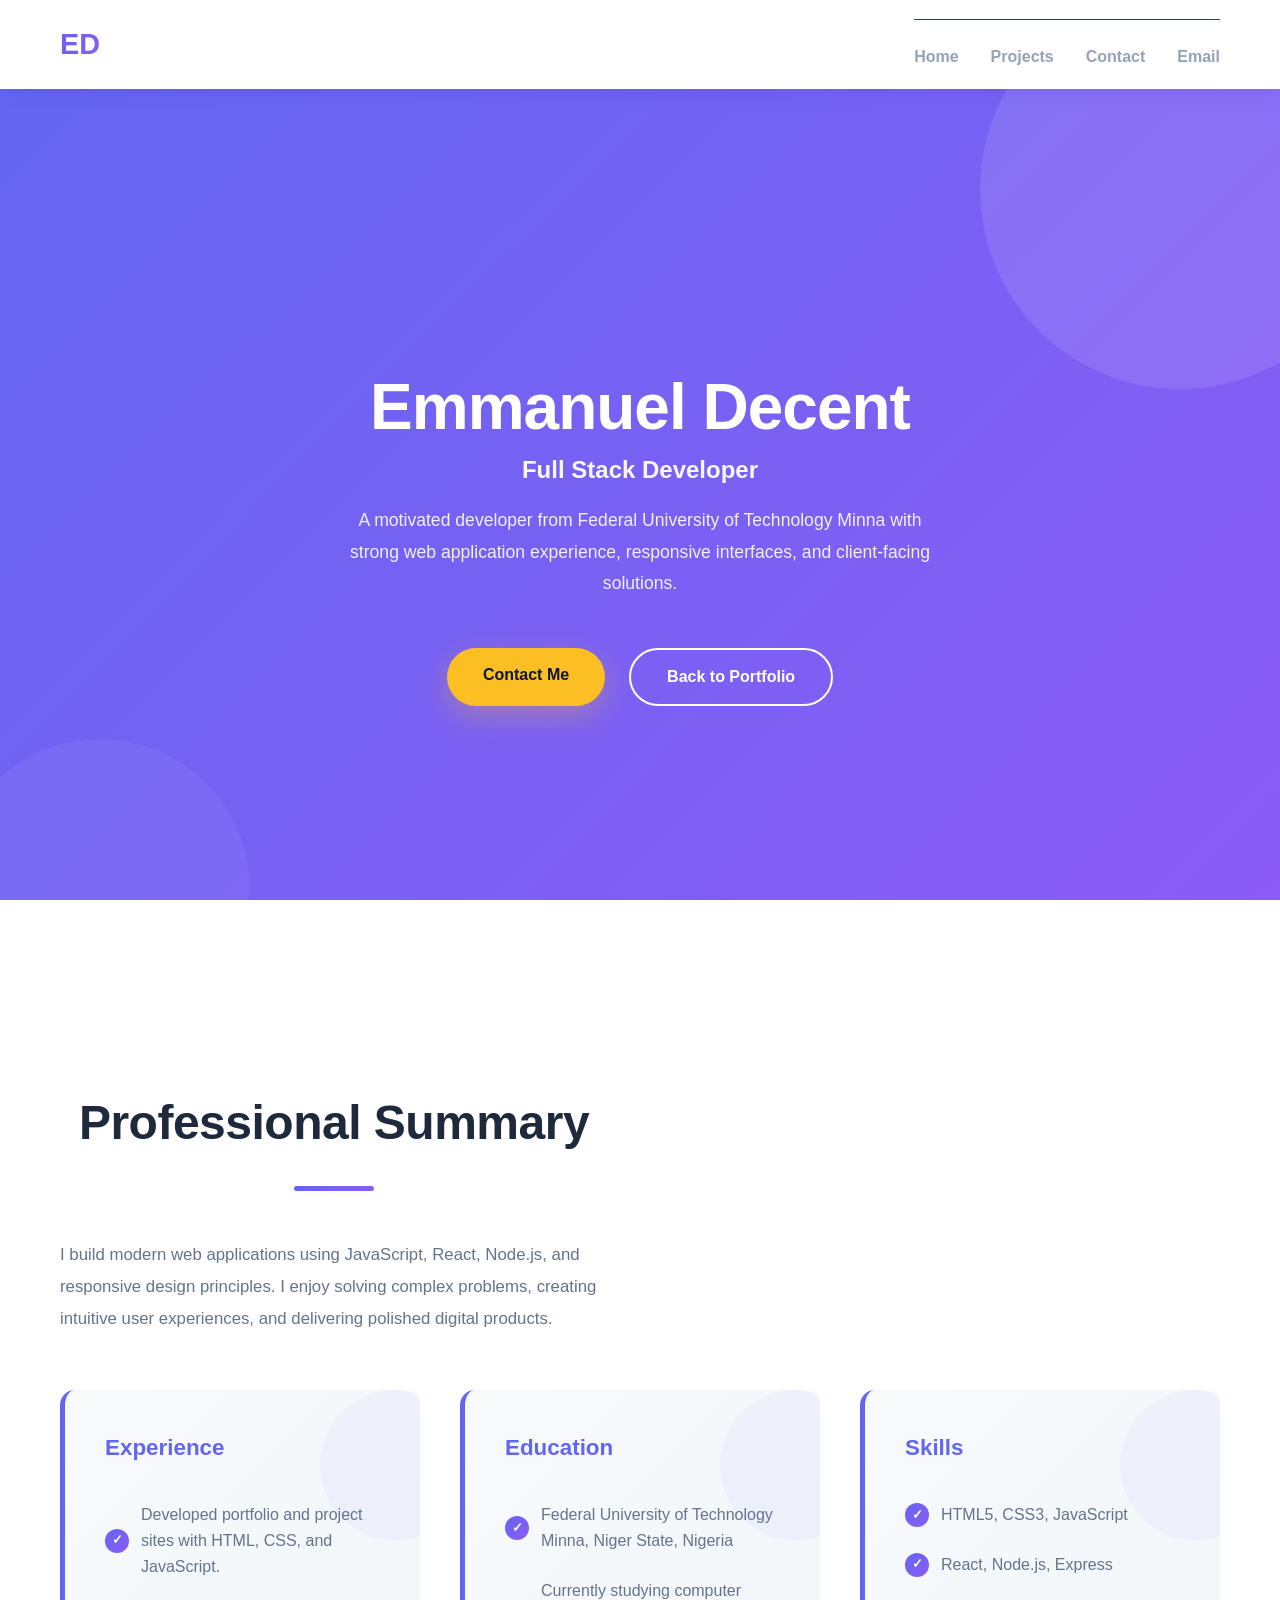
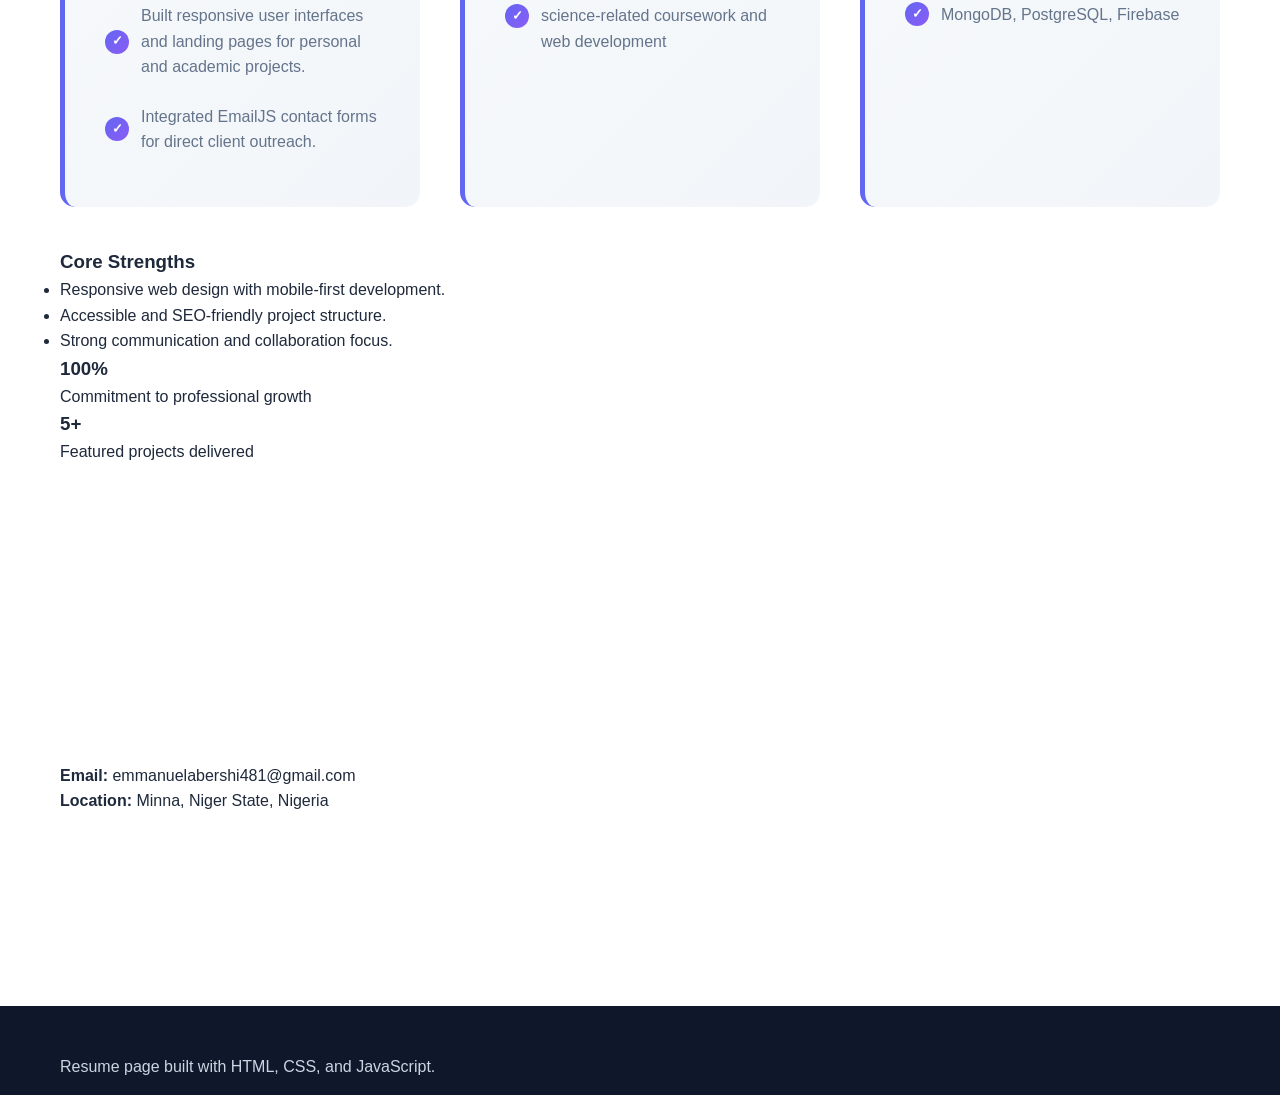
<file: resume.html>
<!DOCTYPE html>
<html lang="en">
<head>
    <meta charset="UTF-8">
    <meta name="viewport" content="width=device-width, initial-scale=1.0">
    <title>Resume | Emmanuel Decent</title>
    <meta name="description" content="Resume and professional overview of Emmanuel Decent, Full Stack Developer.">
    <link rel="stylesheet" href="styles.css">
</head>
<body>
    <nav class="navbar" role="navigation" aria-label="Main navigation">
        <div class="container">
            <div class="logo">
                <a href="index.html" class="logo-link">ED</a>
            </div>
            <div class="footer-links">
                <a href="index.html">Home</a>
                <a href="index.html#projects">Projects</a>
                <a href="index.html#contact">Contact</a>
                <a href="mailto:emmanuelabershi481@gmail.com">Email</a>
            </div>
        </div>
    </nav>

    <main>
        <section class="hero resume-hero">
            <div class="container">
                <div class="hero-content" data-aos="fade-up">
                    <h1 class="title">Emmanuel Decent</h1>
                    <p class="subtitle">Full Stack Developer</p>
                    <p class="description">A motivated developer from Federal University of Technology Minna with strong web application experience, responsive interfaces, and client-facing solutions.</p>
                    <div class="cta-buttons">
                        <a href="index.html#contact" class="btn btn-primary">Contact Me</a>
                        <a href="index.html" class="btn btn-secondary">Back to Portfolio</a>
                    </div>
                </div>
            </div>
        </section>

        <section class="resume-content">
            <div class="container">
                <div class="about-content">
                    <div class="about-text">
                        <h2 class="section-title">Professional Summary</h2>
                        <p>I build modern web applications using JavaScript, React, Node.js, and responsive design principles. I enjoy solving complex problems, creating intuitive user experiences, and delivering polished digital products.</p>
                    </div>
                </div>

                <div class="skills-grid" style="margin-top: 2rem;">
                    <div class="skill-category">
                        <h3>Experience</h3>
                        <ul class="skill-list">
                            <li>Developed portfolio and project sites with HTML, CSS, and JavaScript.</li>
                            <li>Built responsive user interfaces and landing pages for personal and academic projects.</li>
                            <li>Integrated EmailJS contact forms for direct client outreach.</li>
                        </ul>
                    </div>
                    <div class="skill-category">
                        <h3>Education</h3>
                        <ul class="skill-list">
                            <li>Federal University of Technology Minna, Niger State, Nigeria</li>
                            <li>Currently studying computer science-related coursework and web development</li>
                        </ul>
                    </div>
                    <div class="skill-category">
                        <h3>Skills</h3>
                        <ul class="skill-list">
                            <li>HTML5, CSS3, JavaScript</li>
                            <li>React, Node.js, Express</li>
                            <li>MongoDB, PostgreSQL, Firebase</li>
                        </ul>
                    </div>
                </div>

                <div class="case-study-content" style="margin-top: 2.5rem;">
                    <div class="case-study-card">
                        <h3>Core Strengths</h3>
                        <ul class="case-points">
                            <li>Responsive web design with mobile-first development.</li>
                            <li>Accessible and SEO-friendly project structure.</li>
                            <li>Strong communication and collaboration focus.</li>
                        </ul>
                    </div>
                    <div class="case-study-stats">
                        <div class="case-stat">
                            <h3>100%</h3>
                            <p>Commitment to professional growth</p>
                        </div>
                        <div class="case-stat">
                            <h3>5+</h3>
                            <p>Featured projects delivered</p>
                        </div>
                    </div>
                </div>

                <section class="testimonials" style="margin-top: 3rem;">
                    <h2 class="section-title" data-aos="fade-up">Contact</h2>
                    <div class="testimonials-grid">
                        <div class="testimonial-card">
                            <p><strong>Email:</strong> emmanuelabershi481@gmail.com</p>
                        </div>
                        <div class="testimonial-card">
                            <p><strong>Location:</strong> Minna, Niger State, Nigeria</p>
                        </div>
                    </div>
                </section>
            </div>
        </section>
    </main>

    <footer class="footer">
        <div class="container">
            <p>Resume page built with HTML, CSS, and JavaScript.</p>
        </div>
    </footer>

    <link rel="stylesheet" href="https://unpkg.com/aos@next/dist/aos.css" />
    <script src="https://unpkg.com/aos@next/dist/aos.js"></script>
    <script src="script.js"></script>
</body>
</html>
</file>
<file: styles.css>
/* ==================== GLOBAL STYLES ==================== */
* {
    margin: 0;
    padding: 0;
    box-sizing: border-box;
}

:root {
    --primary-color: #6366f1;
    --primary-dark: #4f46e5;
    --secondary-color: #8b5cf6;
    --accent-color: #fbbf24;
    --dark-bg: #0f172a;
    --light-bg: #ffffff;
    --gray-bg: #f8fafc;
    --text-dark: #1e293b;
    --text-light: #64748b;
    --border-color: #e2e8f0;
    --success-color: #10b981;
    --error-color: #ef4444;
    --transition: all 0.3s cubic-bezier(0.4, 0, 0.2, 1);
    --transition-smooth: all 0.5s cubic-bezier(0.25, 0.46, 0.45, 0.94);
}

html {
    scroll-behavior: smooth;
    max-width: 100%;
    overflow-x: hidden;
}

body {
    font-family: 'Poppins', 'Segoe UI', Tahoma, Geneva, Verdana, sans-serif;
    line-height: 1.6;
    color: var(--text-dark);
    background-color: var(--light-bg);
    overflow-x: hidden;
}

.container {
    max-width: 1200px;
    margin: 0 auto;
    padding: 0 20px;
}

img {
    max-width: 100%;
    height: auto;
    display: block;
}

/* ==================== ACCESSIBILITY ==================== */
.skip-link {
    position: absolute;
    top: -40px;
    left: 0;
    background: var(--primary-color);
    color: white;
    padding: 8px;
    text-decoration: none;
    z-index: 100;
}

.skip-link:focus {
    top: 0;
}

/* ==================== NAVIGATION ==================== */
.navbar {
    background: var(--light-bg);
    box-shadow: 0 2px 20px rgba(0, 0, 0, 0.08);
    position: sticky;
    top: 0;
    z-index: 100;
    -webkit-backdrop-filter: blur(10px);
    backdrop-filter: blur(10px);
    background: rgba(255, 255, 255, 0.95);
}

.navbar .container {
    display: flex;
    justify-content: space-between;
    align-items: center;
    padding: 1.2rem 20px;
}

.logo {
    font-size: 1.8rem;
    font-weight: 800;
    background: linear-gradient(135deg, var(--primary-color), var(--secondary-color));
    -webkit-background-clip: text;
    -webkit-text-fill-color: transparent;
    background-clip: text;
    transition: var(--transition);
}

.logo:hover {
    transform: scale(1.05);
}

.logo-link {
    text-decoration: none;
}

.nav-links {
    display: flex;
    list-style: none;
    gap: 2.5rem;
}

.nav-links a {
    text-decoration: none;
    color: var(--text-dark);
    font-weight: 600;
    font-size: 0.95rem;
    transition: var(--transition);
    position: relative;
}

.nav-links a:hover {
    color: var(--primary-color);
}

.nav-links a::after {
    content: '';
    position: absolute;
    bottom: -8px;
    left: 0;
    width: 0;
    height: 3px;
    background: linear-gradient(135deg, var(--primary-color), var(--secondary-color));
    transition: var(--transition);
    border-radius: 2px;
}

.nav-links a:hover::after {
    width: 100%;
}

.hamburger {
    display: none;
    flex-direction: column;
    cursor: pointer;
    gap: 6px;
}

.hamburger span {
    width: 25px;
    height: 3px;
    background: var(--text-dark);
    transition: var(--transition);
    border-radius: 2px;
}

.hamburger.active span:nth-child(1) {
    transform: rotate(45deg) translateY(15px);
}

.hamburger.active span:nth-child(2) {
    opacity: 0;
}

.hamburger.active span:nth-child(3) {
    transform: rotate(-45deg) translateY(-10px);
}

/* ==================== HERO SECTION ==================== */
.hero {
    background: linear-gradient(135deg, var(--primary-color), var(--secondary-color));
    background-attachment: fixed;
    color: white;
    padding: 8rem 0;
    min-height: 100vh;
    display: flex;
    align-items: center;
    justify-content: center;
    position: relative;
    overflow: hidden;
}

.hero::before {
    content: '';
    position: absolute;
    width: 400px;
    height: 400px;
    background: rgba(255, 255, 255, 0.1);
    border-radius: 50%;
    top: -100px;
    right: -100px;
    animation: float 6s ease-in-out infinite;
}

.hero::after {
    content: '';
    position: absolute;
    width: 300px;
    height: 300px;
    background: rgba(255, 255, 255, 0.05);
    border-radius: 50%;
    bottom: -50px;
    left: -50px;
    animation: float 6s ease-in-out infinite reverse;
}

.hero-content {
    position: relative;
    z-index: 2;
    text-align: center;
    animation: fadeInUp 1s ease;
}

.profile-image-container {
    display: flex;
    justify-content: center;
    margin-bottom: 2rem;
    animation: float 15s ease-in-out infinite;
}

.profile-image {
    width: 220px;
    height: 220px;
    border-radius: 50%;
    border: 6px solid white;
    box-shadow: 0 20px 60px rgba(0, 0, 0, 0.3);
    object-fit: cover;
    transition: var(--transition-smooth);
}

.profile-image:hover {
    transform: scale(1.08) rotateZ(5deg);
    box-shadow: 0 30px 80px rgba(0, 0, 0, 0.4);
}

.title {
    font-size: 4rem;
    margin-bottom: 0.5rem;
    font-weight: 800;
    letter-spacing: -1px;
    line-height: 1.1;
}

.highlight {
    background: linear-gradient(135deg, #fbbf24, #f59e0b);
    -webkit-background-clip: text;
    -webkit-text-fill-color: transparent;
    background-clip: text;
    animation: shimmer 2s ease-in-out infinite;
}

.subtitle {
    font-size: 1.5rem;
    margin-bottom: 1rem;
    opacity: 0.95;
    font-weight: 600;
}

.description {
    font-size: 1.1rem;
    max-width: 600px;
    margin: 0 auto 2rem;
    opacity: 0.9;
    line-height: 1.8;
}

.cta-buttons {
    display: flex;
    gap: 1.5rem;
    margin-top: 3rem;
    justify-content: center;
    flex-wrap: wrap;
}

.hero-scroll {
    position: absolute;
    bottom: 40px;
    left: 50%;
    transform: translateX(-50%);
    text-align: center;
    animation: pulse 2s ease-in-out infinite;
}

.hero-scroll span {
    display: block;
    font-size: 0.9rem;
    margin-bottom: 10px;
    opacity: 0.8;
}

.scroll-indicator {
    width: 30px;
    height: 50px;
    border: 2px solid white;
    border-radius: 15px;
    margin: 0 auto;
    display: flex;
    align-items: center;
    justify-content: center;
}

.scroll-dot {
    width: 4px;
    height: 8px;
    background: white;
    border-radius: 2px;
    animation: scroll 1s ease-in-out infinite;
}

/* ==================== BUTTONS ==================== */
.btn {
    padding: 14px 36px;
    border: none;
    border-radius: 50px;
    font-size: 1rem;
    font-weight: 700;
    cursor: pointer;
    transition: var(--transition-smooth);
    text-decoration: none;
    display: inline-block;
    position: relative;
    overflow: hidden;
}

.btn::before {
    content: '';
    position: absolute;
    top: 50%;
    left: 50%;
    width: 0;
    height: 0;
    border-radius: 50%;
    background: rgba(255, 255, 255, 0.3);
    transform: translate(-50%, -50%);
    transition: width 0.6s, height 0.6s;
}

.btn:hover::before {
    width: 300px;
    height: 300px;
}

.btn-primary {
    background: var(--accent-color);
    color: var(--dark-bg);
    box-shadow: 0 10px 30px rgba(251, 191, 36, 0.3);
}

.btn-primary:hover {
    background: #f59e0b;
    transform: translateY(-3px);
    box-shadow: 0 15px 40px rgba(251, 191, 36, 0.4);
}

.btn-secondary {
    background: transparent;
    color: white;
    border: 2.5px solid white;
}

.btn-secondary:hover {
    background: white;
    color: var(--primary-color);
    transform: translateY(-3px);
}

.btn-tertiary {
    background: rgba(255, 255, 255, 0.18);
    color: white;
    border: 1px solid rgba(255, 255, 255, 0.35);
}

.btn-tertiary:hover {
    background: rgba(255, 255, 255, 0.32);
    transform: translateY(-3px);
}

/* ==================== SECTIONS ==================== */
section {
    padding: 6rem 0;
}

.section-title {
    font-size: 3rem;
    margin-bottom: 3rem;
    text-align: center;
    color: var(--text-dark);
    position: relative;
    font-weight: 800;
    letter-spacing: -0.5px;
}

.section-title::after {
    content: '';
    display: block;
    width: 80px;
    height: 5px;
    background: linear-gradient(135deg, var(--primary-color), var(--secondary-color));
    margin: 1.5rem auto 0;
    border-radius: 3px;
}

/* ==================== ABOUT SECTION ==================== */
.about {
    background: var(--gray-bg);
}

.about-content {
    display: grid;
    grid-template-columns: 1fr 1fr;
    gap: 4rem;
    align-items: center;
}

.about-text p {
    margin-bottom: 1.5rem;
    color: var(--text-light);
    font-size: 1.05rem;
    line-height: 1.9;
}

.about-stats {
    display: grid;
    grid-template-columns: repeat(3, 1fr);
    gap: 2rem;
}

.stat {
    background: white;
    padding: 2.5rem;
    border-radius: 15px;
    text-align: center;
    box-shadow: 0 8px 30px rgba(0, 0, 0, 0.08);
    transition: var(--transition-smooth);
    border-top: 4px solid var(--primary-color);
}

.stat:hover {
    transform: translateY(-10px);
    box-shadow: 0 15px 50px rgba(99, 102, 241, 0.15);
}

.stat h3 {
    font-size: 2.5rem;
    color: var(--primary-color);
    margin-bottom: 0.5rem;
    font-weight: 800;
}

.stat p {
    color: var(--text-light);
    font-weight: 600;
}

/* ==================== SKILLS SECTION ==================== */
.skills {
    background: var(--light-bg);
}

.skills-grid {
    display: grid;
    grid-template-columns: repeat(auto-fit, minmax(280px, 1fr));
    gap: 2.5rem;
}

.skill-category {
    background: linear-gradient(135deg, #f8fafc, #f1f5f9);
    padding: 2.5rem;
    border-radius: 15px;
    border-left: 5px solid var(--primary-color);
    transition: var(--transition-smooth);
    position: relative;
    overflow: hidden;
}

.skill-category::before {
    content: '';
    position: absolute;
    top: 0;
    right: -50px;
    width: 150px;
    height: 150px;
    background: rgba(99, 102, 241, 0.05);
    border-radius: 50%;
    transition: var(--transition);
}

.skill-category:hover {
    box-shadow: 0 15px 50px rgba(99, 102, 241, 0.15);
    transform: translateY(-8px);
    border-left-color: var(--secondary-color);
}

.skill-icon {
    font-size: 2.5rem;
    margin-bottom: 1rem;
}

.skill-category h3 {
    color: var(--primary-color);
    margin-bottom: 1.5rem;
    font-size: 1.4rem;
    font-weight: 700;
}

.skill-list {
    list-style: none;
}

.skill-list li {
    padding: 0.75rem 0;
    color: var(--text-light);
    display: flex;
    align-items: center;
    transition: var(--transition);
    font-weight: 500;
}

.skill-list li:hover {
    color: var(--primary-color);
    padding-left: 8px;
}

.skill-list li::before {
    content: '✓';
    display: inline-flex;
    align-items: center;
    justify-content: center;
    width: 24px;
    height: 24px;
    background: linear-gradient(135deg, var(--primary-color), var(--secondary-color));
    color: white;
    border-radius: 50%;
    text-align: center;
    margin-right: 0.75rem;
    font-size: 0.8rem;
    font-weight: 900;
    flex-shrink: 0;
}

/* ==================== PROJECTS SECTION ==================== */
.projects {
    background: var(--gray-bg);
}

.projects-grid {
    display: grid;
    grid-template-columns: repeat(auto-fill, minmax(350px, 1fr));
    gap: 2.5rem;
}

.project-card {
    background: white;
    border-radius: 15px;
    padding: 2rem;
    box-shadow: 0 8px 30px rgba(0, 0, 0, 0.08);
    transition: var(--transition-smooth);
    border-top: 5px solid var(--primary-color);
    position: relative;
    overflow: hidden;
}

.project-card::before {
    content: '';
    position: absolute;
    top: 0;
    left: -100%;
    width: 100%;
    height: 100%;
    background: linear-gradient(90deg, transparent, rgba(99, 102, 241, 0.1), transparent);
    transition: left 0.5s ease;
}

.project-card:hover::before {
    left: 100%;
}

.project-card:hover {
    transform: translateY(-15px);
    box-shadow: 0 20px 60px rgba(99, 102, 241, 0.2);
}

.project-header {
    display: flex;
    justify-content: space-between;
    align-items: flex-start;
    margin-bottom: 1.5rem;
    gap: 1rem;
}

.project-header h3 {
    color: var(--text-dark);
    font-size: 1.4rem;
    font-weight: 700;
    flex: 1;
}

.project-link {
    background: linear-gradient(135deg, var(--primary-color), var(--secondary-color));
    color: white;
    padding: 0.6rem 1.2rem;
    border-radius: 25px;
    text-decoration: none;
    font-size: 0.85rem;
    transition: var(--transition);
    white-space: nowrap;
    font-weight: 600;
    box-shadow: 0 5px 15px rgba(99, 102, 241, 0.3);
}

.project-link:hover {
    transform: translateY(-2px);
    box-shadow: 0 8px 20px rgba(99, 102, 241, 0.4);
}

.project-description {
    color: var(--text-light);
    margin-bottom: 1.5rem;
    line-height: 1.7;
    font-weight: 500;
}

.project-tags {
    display: flex;
    flex-wrap: wrap;
    gap: 0.7rem;
}

.tag {
    background: linear-gradient(135deg, #e0e7ff, #f3e8ff);
    color: var(--primary-color);
    padding: 0.5rem 1rem;
    border-radius: 25px;
    font-size: 0.85rem;
    font-weight: 600;
    transition: var(--transition);
    border: 1px solid rgba(99, 102, 241, 0.2);
}

.tag:hover {
    background: linear-gradient(135deg, var(--primary-color), var(--secondary-color));
    color: white;
}

/* Project thumbnail and actions */
.project-thumb {
    margin-bottom: 1rem;
}
.project-thumb img {
    width: 100%;
    height: auto;
    display: block;
    border-radius: 12px;
    object-fit: cover;
    border: 1px solid var(--border-color);
}
.project-actions {
    display: flex;
    gap: 0.75rem;
    margin-bottom: 1rem;
    flex-wrap: wrap;
}
.tag.achievement {
    background: linear-gradient(135deg, #ffedd5, #fff7ed);
    color: #b45309;
    border: 1px solid rgba(249, 115, 22, 0.08);
}

/* ==================== CONTACT SECTION ==================== */
.contact {
    background: var(--light-bg);
}

.contact-subtitle {
    text-align: center;
    color: var(--text-light);
    font-size: 1.1rem;
    margin-bottom: 3rem;
    font-weight: 500;
}

.contact-content {
    display: grid;
    grid-template-columns: 1fr 1fr;
    gap: 4rem;
}

.contact-info h3 {
    color: var(--primary-color);
    margin-bottom: 2rem;
    font-size: 1.5rem;
    font-weight: 700;
}

.info-item {
    display: flex;
    gap: 1.5rem;
    margin-bottom: 2.5rem;
    align-items: flex-start;
}

.info-icon {
    font-size: 1.8rem;
    min-width: 40px;
}

.label {
    display: block;
    color: var(--text-dark);
    font-weight: 700;
    margin-bottom: 0.3rem;
}

.info-item a,
.info-item p {
    color: var(--text-light);
    transition: var(--transition);
}

.info-item a {
    text-decoration: none;
    color: var(--primary-color);
    font-weight: 600;
}

.info-item a:hover {
    text-decoration: underline;
}

.social-links {
    display: flex;
    gap: 1rem;
    margin-top: 0.5rem;
}

.social-btn {
    display: inline-flex;
    align-items: center;
    justify-content: center;
    padding: 0.8rem 1.5rem;
    background: linear-gradient(135deg, #e0e7ff, #f3e8ff);
    color: var(--primary-color);
    border-radius: 8px;
    text-decoration: none;
    transition: var(--transition);
    font-weight: 600;
    font-size: 0.9rem;
}

.social-btn:hover {
    background: linear-gradient(135deg, var(--primary-color), var(--secondary-color));
    color: white;
    transform: translateY(-3px);
}

/* ==================== FORM STYLES ==================== */
.contact-form {
    display: flex;
    flex-direction: column;
    gap: 1.5rem;
}

.form-group {
    display: flex;
    flex-direction: column;
}

.form-group label {
    margin-bottom: 0.7rem;
    color: var(--text-dark);
    font-weight: 700;
    font-size: 0.95rem;
}

.form-group input,
.form-group textarea {
    padding: 0.95rem;
    border: 2px solid var(--border-color);
    border-radius: 10px;
    font-family: inherit;
    font-size: 1rem;
    transition: var(--transition);
    background: white;
}

.form-group input::placeholder,
.form-group textarea::placeholder {
    color: #cbd5e1;
}

.form-group input:focus,
.form-group textarea:focus {
    outline: none;
    border-color: var(--primary-color);
    box-shadow: 0 0 0 4px rgba(99, 102, 241, 0.1);
}

.error-message {
    color: var(--error-color);
    font-size: 0.85rem;
    margin-top: 0.3rem;
    display: none;
}

.error-message.show {
    display: block;
}

.form-group.error input,
.form-group.error textarea {
    border-color: var(--error-color);
}

.form-status {
    padding: 1rem;
    border-radius: 10px;
    text-align: center;
    display: none;
    font-weight: 600;
}

.form-status.success {
    display: block;
    background: #d1fae5;
    color: #065f46;
    border: 1px solid #6ee7b7;
}

.form-status.error {
    display: block;
    background: #fee2e2;
    color: #991b1b;
    border: 1px solid #fca5a5;
}

/* ==================== FOOTER ==================== */
.footer {
    background: var(--dark-bg);
    color: #cbd5e1;
    padding: 3rem 0 1rem;
}

.footer-content {
    margin-bottom: 2rem;
    text-align: center;
}

.footer-content p {
    margin: 0.5rem 0;
}

.footer-content a {
    color: var(--primary-color);
    text-decoration: none;
    transition: var(--transition);
}

.footer-content a:hover {
    text-decoration: underline;
}

.footer-links {
    display: flex;
    justify-content: center;
    gap: 2rem;
    border-top: 1px solid #334155;
    padding-top: 1.5rem;
}

.footer-links a {
    color: #94a3b8;
    text-decoration: none;
    transition: var(--transition);
    font-weight: 600;
}

.footer-links a:hover {
    color: var(--primary-color);
}

/* ==================== ANIMATIONS ==================== */
@keyframes fadeInUp {
    from {
        opacity: 0;
        transform: translateY(30px);
    }

    to {
        opacity: 1;
        transform: translateY(0);
    }
}

@keyframes slideInDown {
    from {
        opacity: 0;
        transform: translateY(-30px);
    }

    to {
        opacity: 1;
        transform: translateY(0);
    }
}

@keyframes fadeIn {
    from {
        opacity: 0;
    }

    to {
        opacity: 1;
    }
}

@keyframes float {

    0%,
    100% {
        transform: translateY(0px);
    }

    50% {
        transform: translateY(-20px);
    }
}

@keyframes pulse {

    0%,
    100% {
        opacity: 0.5;
    }

    50% {
        opacity: 1;
    }
}

@keyframes scroll {
    0% {
        transform: translateY(0);
        opacity: 1;
    }

    100% {
        transform: translateY(12px);
        opacity: 0;
    }
}

@keyframes shimmer {

    0%,
    100% {
        background-position: 0% center;
    }

    50% {
        background-position: 100% center;
    }
}

/* ==================== RESPONSIVE DESIGN ==================== */
@media (max-width: 1024px) {
    .projects-grid {
        grid-template-columns: repeat(auto-fill, minmax(300px, 1fr));
    }

    .about-stats {
        grid-template-columns: repeat(3, 1fr);
    }

    section {
        padding: 4rem 0;
    }
}

@media (max-width: 768px) {
    .hero {
        background-attachment: scroll;
    }

    .hero::before,
    .hero::after {
        display: none;
    }
    .nav-links {
        display: none;
        position: absolute;
        top: 70px;
        left: 0;
        width: 100%;
        flex-direction: column;
        background: white;
        padding: 1.5rem;
        gap: 1rem;
        box-shadow: 0 8px 30px rgba(0, 0, 0, 0.1);
    }

    .nav-links.active {
        display: flex;
    }

    .hamburger {
        display: flex;
    }

    .hero-content h1 {
        font-size: 2.5rem;
    }

    .subtitle {
        font-size: 1.2rem;
    }

    .profile-image {
        width: 150px;
        height: 150px;
    }

    .cta-buttons {
        flex-direction: column;
        gap: 1rem;
    }

    .btn {
        width: 100%;
    }

    .about-content {
        grid-template-columns: 1fr;
        gap: 2rem;
    }

    .about-stats {
        grid-template-columns: 1fr;
    }

    .skills-grid {
        grid-template-columns: 1fr;
    }

    .contact-content {
        grid-template-columns: 1fr;
        gap: 2rem;
    }

    .section-title {
        font-size: 2rem;
    }

    .hero {
        padding: 4rem 0;
    }

    section {
        padding: 3rem 0;
    }

    .projects-grid {
        grid-template-columns: 1fr;
    }

    .case-study-content,
    .testimonials-grid {
        grid-template-columns: 1fr;
    }

    .footer-links {
        flex-wrap: wrap;
    }
}

@media (max-width: 480px) {
    .title {
        font-size: 2rem;
    }

    .hero-content h1 {
        font-size: 1.8rem;
    }

    .subtitle {
        font-size: 1rem;
    }

    .nav-links {
        gap: 0.5rem;
    }

    .section-title {
        font-size: 1.5rem;
    }

    .profile-image {
        width: 120px;
        height: 120px;
    }

    .contact-form {
        gap: 1rem;
    }

    .stat h3 {
        font-size: 2rem;
    }

    .btn {
        padding: 12px 24px;
        font-size: 0.9rem;
    }

    .about-stats {
        gap: 1rem;
    }

    .stat {
        padding: 1.5rem;
    }

    .footer-content {
        font-size: 0.9rem;
    }
}

@media (prefers-reduced-motion: reduce) {
    * {
        animation-duration: 0.01ms !important;
        animation-iteration-count: 1 !important;
        transition-duration: 0.01ms !important;
    }
}
</file>
